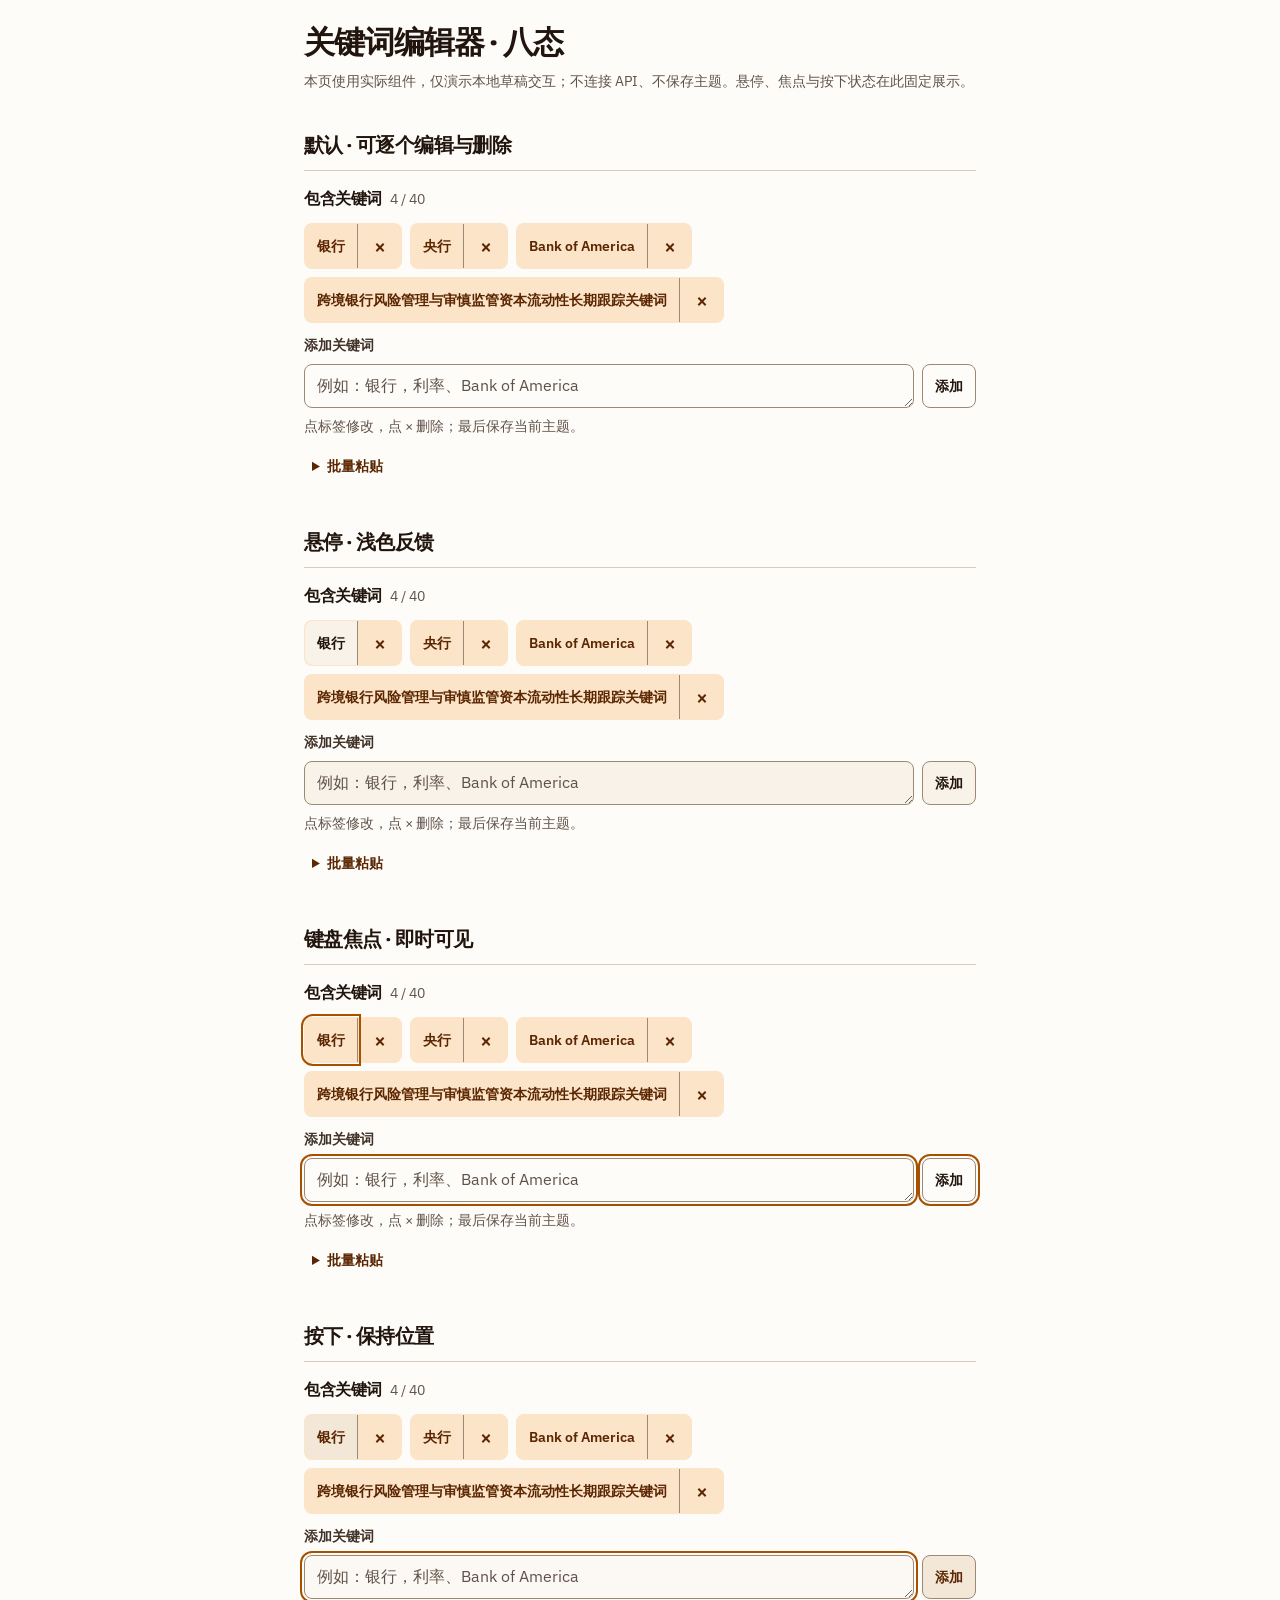
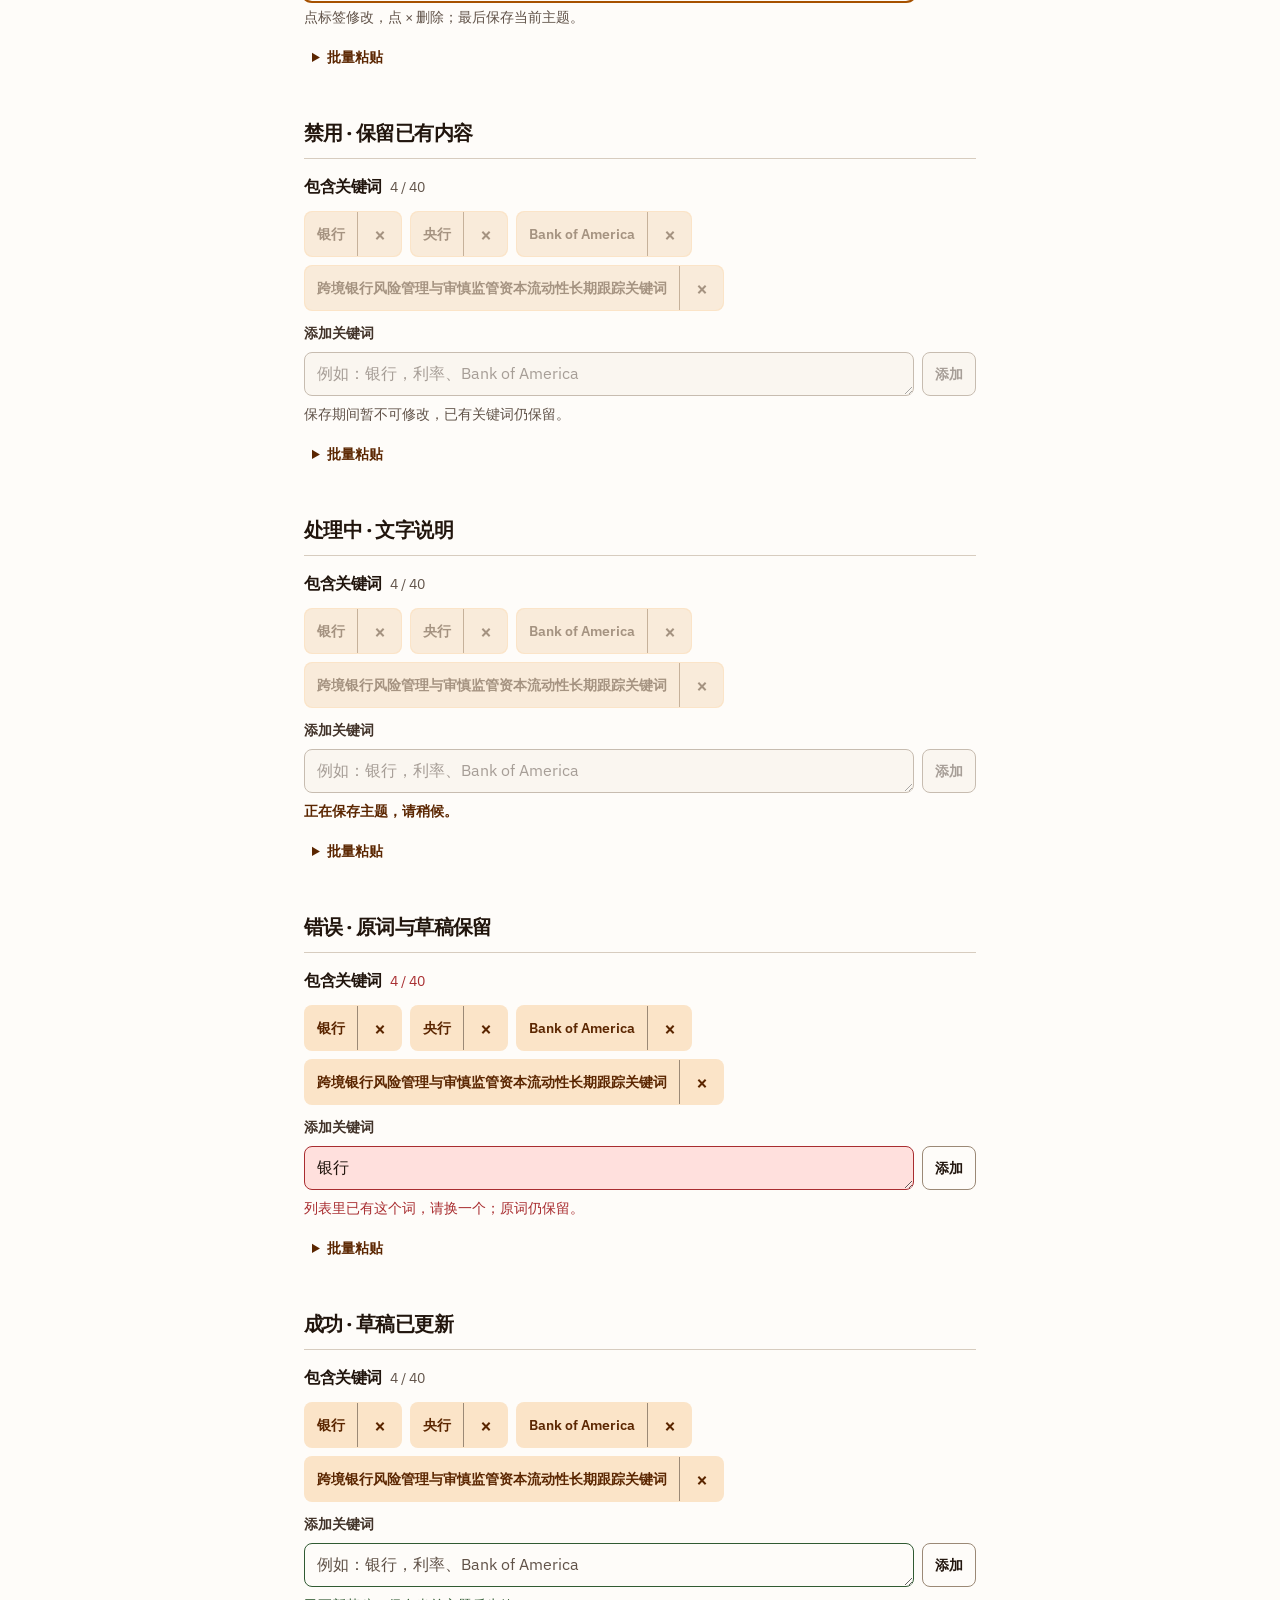
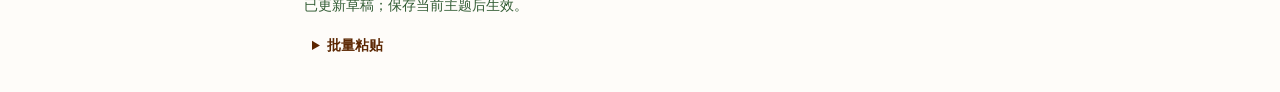
<file: tests/fixtures/keyword-editor.preview.html>
<!doctype html>
<html lang="zh-CN">
<head>
  <meta charset="utf-8">
  <meta name="viewport" content="width=device-width, initial-scale=1">
  <title>关键词编辑器 · 八态本地预览</title>
  <link rel="stylesheet" href="../../src/cookies_news_cockpit/static/tokens.css">
  <link rel="stylesheet" href="../../src/cookies_news_cockpit/static/app.css">
  <link rel="stylesheet" href="../../src/cookies_news_cockpit/static/keyword-editor.css">
  <style>
    /* Hallmark · pre-emit critique: P5 H4 E4 S5 R5 V4
     * component: keyword editor state preview · genre: playful · theme: cookie-white
     * Real component, local draft data only. No persistence or API connection.
     */
    html, body { overflow-x: clip; }
    body { padding: var(--space-lg) var(--space-md); }
    .preview { width: 100%; max-width: 42rem; margin-inline: auto; display: grid; gap: var(--space-xl); }
    .preview__intro { display: grid; gap: var(--space-xs); }
    .preview__intro h1 { font-size: var(--text-xl); line-height: 1.2; }
    .preview__intro p { color: var(--color-muted); font-size: var(--text-sm); }
    .preview__state { min-width: 0; display: grid; gap: var(--space-sm); }
    .preview__state h2 { font-size: var(--text-md); line-height: 1.3; }
  </style>
  <script src="../../src/cookies_news_cockpit/static/keyword-editor.js" defer></script>
  <script defer>
    document.addEventListener("DOMContentLoaded", () => {
      const samples = [
        ["default", "默认 · 可逐个编辑与删除"],
        ["hover", "悬停 · 浅色反馈"],
        ["focus", "键盘焦点 · 即时可见"],
        ["active", "按下 · 保持位置"],
        ["disabled", "禁用 · 保留已有内容"],
        ["loading", "处理中 · 文字说明"],
        ["error", "错误 · 原词与草稿保留"],
        ["success", "成功 · 草稿已更新"]
      ];
      window.previewEditors = {};
      for (const [state, title] of samples) {
        const prefix = `preview-${state}`;
        const wrapper = document.createElement("section");
        wrapper.className = "preview__state";
        wrapper.id = `${state}-sample`;
        const heading = document.createElement("h2");
        heading.textContent = title;
        wrapper.append(heading);
        const root = document.createElement("section");
        root.className = "keyword-editor";
        root.id = `${prefix}-editor`;
        root.setAttribute("aria-labelledby", `${prefix}-label`);
        root.innerHTML = `<h3 class="keyword-editor__heading" id="${prefix}-label">包含关键词 <span class="field-count" id="${prefix}-count">0 / 40</span></h3><textarea id="${prefix}-canonical" hidden></textarea><div class="keyword-editor__list" id="${prefix}-chips"></div>`;
        wrapper.append(root);
        document.getElementById("samples").append(wrapper);
        const editor = new window.CockpitKeywordEditor({prefix, canonicalId: `${prefix}-canonical`, label: "关键词"});
        window.previewEditors[state] = editor;
        editor.setValues(["银行", "央行", "Bank of America", "跨境银行风险管理与审慎监管资本流动性长期跟踪关键词"]);
        if (["hover", "focus", "active"].includes(state)) {
          root.querySelector(".keyword-token__edit").classList.add(`is-${state}`);
          editor.entry.classList.add(`is-${state}`);
          editor.add.classList.add(`is-${state}`);
        }
        if (state === "disabled" || state === "loading") {
          for (const control of root.querySelectorAll("button, textarea")) {
            control.disabled = true;
            control.setAttribute("aria-disabled", "true");
          }
          editor.feedback(state === "loading" ? "正在保存主题，请稍候。" : "保存期间暂不可修改，已有关键词仍保留。", state === "loading" ? "loading" : "default");
        } else if (state === "error") {
          editor.entry.value = "银行";
          editor.feedback("列表里已有这个词，请换一个；原词仍保留。", "error");
        } else if (state === "success") {
          editor.feedback("已更新草稿；保存当前主题后生效。", "success");
          window.clearTimeout(editor.timer);
        }
      }
      document.activeElement?.blur();
      window.scrollTo(0, 0);
      window.previewReady = true;
    });
  </script>
</head>
<body>
  <main class="preview" id="samples">
    <header class="preview__intro">
      <h1>关键词编辑器 · 八态</h1>
      <p>本页使用实际组件，仅演示本地草稿交互；不连接 API、不保存主题。悬停、焦点与按下状态在此固定展示。</p>
    </header>
  </main>
</body>
</html>
</file>
<file: src/cookies_news_cockpit/static/tokens.css>
/* Hallmark · pre-emit critique: P5 H5 E5 S5 R5 V5 · genre: playful · macrostructure: Workbench · theme: custom cookie-white · nav: N13 · footer: Ft2 · enrichment: Tier A */

@font-face {
  font-family: "Bricolage Grotesque";
  src: url("./fonts/bricolage-grotesque-700.ttf") format("truetype");
  font-display: swap;
  font-style: normal;
  font-weight: 700;
}

@font-face {
  font-family: "IBM Plex Sans";
  src: url("./fonts/ibm-plex-sans-400.ttf") format("truetype");
  font-display: swap;
  font-style: normal;
  font-weight: 400;
}

@font-face {
  font-family: "IBM Plex Sans";
  src: url("./fonts/ibm-plex-sans-600.ttf") format("truetype");
  font-display: swap;
  font-style: normal;
  font-weight: 600;
}

:root {
  color-scheme: light;

  --color-paper: oklch(99.2% 0.004 78);
  --color-paper-raised: oklch(98.2% 0.007 78);
  --color-paper-soft: oklch(96.3% 0.014 78);
  --color-paper-pressed: oklch(93.5% 0.024 78);
  --color-ink: oklch(21% 0.025 53);
  --color-ink-soft: oklch(33% 0.028 53);
  --color-muted: oklch(45% 0.025 60);
  --color-faint: oklch(56% 0.022 66);
  --color-rule: oklch(85% 0.022 72);
  --color-rule-strong: oklch(64% 0.035 68);
  --color-accent: oklch(43% 0.105 54);
  --color-accent-deep: oklch(34% 0.09 49);
  --color-accent-soft: oklch(93% 0.045 73);
  --color-accent-ink: oklch(98% 0.006 78);
  --color-focus: oklch(53% 0.14 56);
  --color-butter: oklch(89% 0.14 93);
  --color-butter-soft: oklch(96% 0.064 93);
  --color-berry: oklch(49% 0.16 24);
  --color-berry-soft: oklch(94% 0.045 24);
  --color-error: var(--color-berry);
  --color-error-soft: var(--color-berry-soft);
  --color-leaf: oklch(43% 0.08 145);
  --color-leaf-soft: oklch(94% 0.035 145);
  --color-success: var(--color-leaf);
  --color-success-soft: var(--color-leaf-soft);
  --color-cookie-shadow: oklch(25% 0.035 55);
  --color-overlay: oklch(18% 0.024 53 / 0.34);
  --color-transparent: transparent;

  --font-display: "Bricolage Grotesque", "Avenir Next", "PingFang SC", sans-serif;
  --font-body: "IBM Plex Sans", "PingFang SC", "Hiragino Sans GB", sans-serif;

  --text-xs: 0.75rem;
  --text-sm: 0.875rem;
  --text-base: 1rem;
  --text-md: 1.25rem;
  --text-lg: 1.5625rem;
  --text-xl: 1.953rem;
  --text-display: clamp(2.35rem, 4.6vw, 4.9rem);

  --space-3xs: 0.125rem;
  --space-2xs: 0.25rem;
  --space-xs: 0.5rem;
  --space-sm: 0.75rem;
  --space-md: 1rem;
  --space-lg: 1.5rem;
  --space-xl: 2.5rem;
  --space-2xl: 4rem;
  --space-3xl: 6rem;
  --space-4xl: 9rem;

  --radius-xs: 0.25rem;
  --radius-sm: 0.5rem;
  --radius-md: 0.75rem;
  --radius-lg: 1rem;
  --radius-round: 999rem;

  --rule-hairline: 0.0625rem;
  --rule-medium: 0.125rem;
  --focus-offset: 0.0625rem;
  --control-min: 2.75rem;
  --banner-height: 4.5rem;
  --page-max: 92rem;
  --copy-max: 65ch;

  --dur-instant: 0ms;
  --dur-fast: 120ms;
  --dur-base: 200ms;
  --dur-slow: 320ms;
  --ease-out: cubic-bezier(0.16, 1, 0.3, 1);
  --ease-in: cubic-bezier(0.7, 0, 0.84, 0);
  --ease-in-out: cubic-bezier(0.65, 0, 0.35, 1);

  --shadow-whisper: 0 0.5rem 1.5rem -0.75rem color-mix(in oklch, var(--color-cookie-shadow) 18%, transparent);
  --shadow-modal: 0 1.5rem 4rem -1.5rem color-mix(in oklch, var(--color-cookie-shadow) 34%, transparent);

  --z-base: 1;
  --z-raised: 10;
  --z-dropdown: 100;
  --z-sticky: 200;
  --z-sticky-nav: 300;
  --z-modal: 400;
  --z-toast: 500;
  --z-tooltip: 600;
}

@media (prefers-reduced-motion: reduce) {
  :root {
    --dur-fast: 1ms;
    --dur-base: 1ms;
    --dur-slow: 1ms;
  }
}
</file>
<file: src/cookies_news_cockpit/static/app.css>
/* Hallmark · pre-emit critique: P5 H5 E5 S5 R5 V4 · genre: playful · tone: light/warm/precise · palette anchor: cocoa 54deg · macrostructure: Workbench
 * structural fingerprint: N13 nav / Workbench / Ft2 footer / Tier A cookie field
 * variation knobs: tiered report ledger / three-stage expandable funnel / portable-import disclosure
 * contrast: pass (40–41) · honest: pass (46) · chrome: pass (47)
 * tokens: pass (48) · icons: pass (30)
 * responsive: pass (34, 49–57) · nav: N13 · footer: Ft2 · slop: pass (42–45, 58/58)
 */
@import url("./tokens.css");

/* Hallmark · audience: personal nontechnical user · use: one-click news check · tone: light and playful
 * custom theme: warm near-white paper · cocoa accent · Bricolage Grotesque + IBM Plex Sans
 * axes: light / display-heavy / warm · motion: modal-enter · run-spin · toast-enter
 */

*,
*::before,
*::after {
  box-sizing: border-box;
}

html,
body {
  min-width: 20rem;
  overflow-x: clip;
}

html {
  scroll-behavior: smooth;
  scroll-padding-top: calc(var(--banner-height) + var(--space-md));
  background: var(--color-paper);
}

body {
  margin: 0;
  padding-bottom: 8.75rem;
  background: var(--color-paper);
  color: var(--color-ink);
  font-family: var(--font-body);
  font-size: var(--text-base);
  font-weight: 400;
  line-height: 1.6;
  text-rendering: optimizeLegibility;
  -webkit-font-smoothing: antialiased;
}

button,
input,
textarea,
select {
  font: inherit;
}

button,
a,
input,
textarea,
select {
  -webkit-tap-highlight-color: var(--color-transparent);
}

button,
a {
  touch-action: manipulation;
}

button {
  color: var(--color-ink);
}

a {
  color: var(--color-accent-deep);
  text-decoration-thickness: var(--rule-hairline);
  text-underline-offset: var(--space-2xs);
}

button,
a,
input,
textarea,
select,
summary {
  outline: var(--rule-medium) solid var(--color-transparent);
  outline-offset: var(--focus-offset);
}

button:focus-visible,
a:focus-visible,
input:focus-visible,
textarea:focus-visible,
select:focus-visible,
summary:focus-visible {
  outline: var(--rule-medium) solid var(--color-focus);
  outline-offset: var(--focus-offset);
}

h1,
h2,
h3,
p,
dl,
dd,
figure {
  margin: 0;
}

h1,
h2,
h3 {
  min-width: 0;
  overflow-wrap: anywhere;
  color: var(--color-ink);
  font-family: var(--font-display);
  font-style: normal;
  font-weight: 700;
  letter-spacing: -0.03em;
}

h1 {
  font-size: var(--text-display);
  line-height: 1.02;
}

h2 {
  font-size: var(--text-xl);
  line-height: 1.12;
}

h3 {
  font-size: var(--text-md);
  line-height: 1.25;
}

small {
  display: block;
  color: var(--color-muted);
  font-size: var(--text-sm);
  line-height: 1.45;
}

svg {
  display: block;
}

.icon {
  width: 1.125rem;
  height: 1.125rem;
  flex: 0 0 auto;
  fill: none;
  stroke: currentColor;
  stroke-linecap: round;
  stroke-linejoin: round;
  stroke-width: 1.8;
}

.sr-only {
  position: absolute;
  width: 0.0625rem;
  height: 0.0625rem;
  padding: 0;
  margin: 0;
  overflow: hidden;
  clip: rect(0, 0, 0, 0);
  clip-path: inset(50%);
  white-space: nowrap;
  border: 0;
}

.skip-link {
  position: fixed;
  top: var(--space-sm);
  left: var(--space-sm);
  z-index: var(--z-tooltip);
  min-height: var(--control-min);
  padding: var(--space-sm) var(--space-md);
  border-radius: var(--radius-sm);
  background: var(--color-accent);
  color: var(--color-accent-ink);
  transform: translateY(-180%);
  transition: transform var(--dur-fast) var(--ease-out);
  white-space: nowrap;
}

.skip-link:focus {
  transform: translateY(0);
}

.page-shell {
  width: min(calc(100% - 1.5rem), var(--page-max));
  margin-inline: auto;
}

.cookie-field {
  position: fixed;
  inset: 0;
  z-index: 0;
  overflow: hidden;
  pointer-events: none;
  user-select: none;
}

.cookie {
  position: absolute;
  display: block;
  opacity: 0.09;
  filter: saturate(0.72);
}

.cookie--1 { top: 7%; left: 2%; font-size: 2.8rem; transform: rotate(-17deg); }
.cookie--2 { top: 14%; right: 4%; font-size: 1.65rem; transform: rotate(21deg); }
.cookie--3 { top: 28%; left: 7%; font-size: 1.2rem; transform: rotate(12deg); }
.cookie--4 { top: 34%; right: 1%; font-size: 3.4rem; transform: rotate(-28deg); }
.cookie--5 { top: 48%; left: 1.5%; font-size: 1.75rem; transform: rotate(29deg); }
.cookie--6 { top: 56%; right: 8%; font-size: 1.15rem; transform: rotate(-9deg); }
.cookie--7 { top: 67%; left: 5%; font-size: 3rem; transform: rotate(19deg); }
.cookie--8 { top: 75%; right: 2%; font-size: 2rem; transform: rotate(-23deg); }
.cookie--9 { top: 87%; left: 1%; font-size: 1.3rem; transform: rotate(31deg); }
.cookie--10 { top: 92%; right: 11%; font-size: 3.2rem; transform: rotate(8deg); }
.cookie--11 { top: 41%; left: 42%; font-size: 1rem; transform: rotate(-31deg); opacity: 0.045; }
.cookie--12 { top: 82%; left: 49%; font-size: 1.15rem; transform: rotate(26deg); opacity: 0.045; }

.offline-banner {
  position: relative;
  z-index: var(--z-raised);
  min-height: var(--control-min);
  padding: var(--space-sm) var(--space-md);
  display: flex;
  align-items: center;
  justify-content: center;
  gap: var(--space-sm);
  border-bottom: var(--rule-hairline) solid var(--color-error);
  background: var(--color-error-soft);
  color: var(--color-ink);
  font-size: var(--text-sm);
}

.topbar {
  position: sticky;
  top: 0;
  z-index: var(--z-sticky-nav);
  border-bottom: var(--rule-hairline) solid var(--color-rule);
  background: color-mix(in oklch, var(--color-paper) 94%, transparent);
  backdrop-filter: blur(1rem);
}

.topbar__inner {
  width: min(calc(100% - 1.5rem), var(--page-max));
  min-height: var(--banner-height);
  margin-inline: auto;
  display: flex;
  align-items: center;
  gap: var(--space-md);
}

.brand {
  min-height: var(--control-min);
  display: inline-flex;
  align-items: center;
  gap: var(--space-sm);
  color: var(--color-ink);
  text-decoration: none;
  white-space: nowrap;
}

.brand__mark {
  font-size: var(--text-lg);
  line-height: 1;
  transform: rotate(-8deg);
}

.brand__text {
  display: none;
  font-family: var(--font-display);
  font-size: var(--text-md);
  font-weight: 700;
  letter-spacing: -0.035em;
}

.search-pill {
  min-width: var(--control-min);
  width: var(--control-min);
  min-height: var(--control-min);
  margin-left: auto;
  padding: 0;
  display: flex;
  align-items: center;
  justify-content: center;
  gap: var(--space-sm);
  border: var(--rule-hairline) solid var(--color-rule);
  border-radius: var(--radius-round);
  background: var(--color-paper-soft);
  color: var(--color-muted);
  cursor: pointer;
  transition: transform var(--dur-fast) var(--ease-out), opacity var(--dur-fast) var(--ease-out);
  white-space: nowrap;
}

.search-pill:active:not(:disabled) {
  transform: translateY(0.0625rem);
}

.search-pill__text {
  display: none;
  overflow: hidden;
  text-overflow: ellipsis;
}

.search-pill__keys,
.command-foot span {
  display: inline-flex;
  align-items: center;
  gap: var(--space-2xs);
}

.search-pill__keys {
  display: none;
}

kbd {
  min-width: 1.35rem;
  min-height: 1.35rem;
  padding-inline: var(--space-2xs);
  display: inline-grid;
  place-items: center;
  border: var(--rule-hairline) solid var(--color-rule);
  border-radius: var(--radius-xs);
  background: var(--color-paper-raised);
  color: var(--color-muted);
  font-family: var(--font-body);
  font-size: var(--text-xs);
  line-height: 1;
}

.topnav {
  display: none;
  align-items: center;
  gap: var(--space-xs);
}

.topnav a {
  min-height: var(--control-min);
  padding-inline: var(--space-sm);
  display: inline-flex;
  align-items: center;
  color: var(--color-ink-soft);
  font-size: var(--text-sm);
  font-weight: 600;
  text-decoration: none;
  white-space: nowrap;
}

.icon-button,
.footer-button,
.text-button,
.button,
.segment,
.rail-all,
.topic-rail-button,
.row-action,
.favorite-button,
.command-item {
  border: 0;
  cursor: pointer;
}

.icon-button {
  width: var(--control-min);
  height: var(--control-min);
  padding: 0;
  display: inline-grid;
  place-items: center;
  flex: 0 0 auto;
  border-radius: var(--radius-round);
  background: var(--color-transparent);
  color: var(--color-ink-soft);
  transition: transform var(--dur-fast) var(--ease-out), opacity var(--dur-fast) var(--ease-out);
}

.icon-button:active:not(:disabled) {
  transform: translateY(0.0625rem);
}

.icon-button--small {
  width: var(--control-min);
  height: var(--control-min);
}

main,
.footer,
.action-dock {
  position: relative;
  z-index: var(--z-base);
}

main {
  opacity: 1;
}

.intro {
  padding-block: var(--space-lg) var(--space-xl);
  display: grid;
  grid-template-columns: minmax(0, 1fr);
  align-items: start;
  gap: var(--space-xl);
}

.intro__copy {
  display: grid;
  gap: var(--space-md);
}

.intro__note {
  width: fit-content;
  min-height: var(--control-min);
  padding-inline: var(--space-md);
  display: inline-flex;
  align-items: center;
  gap: var(--space-sm);
  border: var(--rule-hairline) solid var(--color-rule);
  border-radius: var(--radius-round);
  background: var(--color-paper-raised);
  color: var(--color-muted);
  font-size: var(--text-sm);
}

.intro__lead {
  max-width: var(--copy-max);
  color: var(--color-muted);
  font-size: var(--text-base);
  line-height: 1.55;
}

.status-dot {
  width: 0.55rem;
  height: 0.55rem;
  flex: 0 0 auto;
  border-radius: var(--radius-round);
  background: var(--color-butter);
  box-shadow: 0 0 0 var(--space-2xs) var(--color-butter-soft);
}

.status-dot--success,
body[data-connection="online"] #service-dot,
body[data-connection="online"] #dock-dot {
  background: var(--color-success);
  box-shadow: 0 0 0 var(--space-2xs) var(--color-success-soft);
}

.status-dot--error,
body[data-connection="offline"] #service-dot,
body[data-connection="offline"] #dock-dot {
  background: var(--color-error);
  box-shadow: 0 0 0 var(--space-2xs) var(--color-error-soft);
}

.status-dot--running,
body[data-run-state="running"] #dock-dot {
  background: var(--color-accent);
  box-shadow: 0 0 0 var(--space-2xs) var(--color-accent-soft);
}

.pulse-strip {
  display: grid;
  grid-template-columns: minmax(0, 1fr);
  border-top: var(--rule-medium) solid var(--color-ink);
}

.pulse-strip div {
  min-width: 0;
  padding: var(--space-md) var(--space-sm) var(--space-lg) 0;
  border-bottom: var(--rule-hairline) solid var(--color-rule);
}

.pulse-strip div:nth-child(odd) {
  border-right: 0;
}

.pulse-strip div:nth-child(even) {
  padding-left: 0;
}

.pulse-strip dt,
.run-spec dt {
  color: var(--color-muted);
  font-size: var(--text-sm);
}

.pulse-strip dd {
  margin-top: var(--space-xs);
  overflow: hidden;
  color: var(--color-ink);
  font-family: var(--font-display);
  font-size: var(--text-md);
  font-weight: 700;
  font-variant-numeric: tabular-nums;
  text-overflow: ellipsis;
  white-space: nowrap;
}

.workbench {
  display: grid;
  grid-template-columns: minmax(0, 1fr);
  align-items: start;
  border-block: var(--rule-hairline) solid var(--color-rule);
  background: var(--color-paper-raised);
  box-shadow: var(--shadow-whisper);
}

.topic-rail,
.report-pane,
.run-lane {
  min-width: 0;
}

.topic-rail {
  padding: var(--space-md);
  align-self: stretch;
  border-right: 0;
  border-bottom: var(--rule-hairline) solid var(--color-rule);
  background: var(--color-paper-soft);
}

.rail-heading,
.run-lane__header,
.section-heading--row,
.modal__head,
.run-progress__copy,
.ai-band,
.ai-band__copy,
.ai-band__status,
.action-dock,
.modal__actions,
.modal__action-pair,
.key-status,
.notice {
  display: flex;
  align-items: center;
}

.rail-heading,
.run-lane__header,
.section-heading--row,
.modal__head,
.modal__actions {
  justify-content: space-between;
}

.rail-heading h2,
.run-lane__header h2 {
  font-size: var(--text-md);
}

.rail-heading p {
  color: var(--color-muted);
  font-size: var(--text-sm);
  font-variant-numeric: tabular-nums;
}

.rail-list {
  margin-top: var(--space-lg);
  display: flex;
  gap: var(--space-xs);
  overflow-x: auto;
  scrollbar-width: thin;
}

.topic-rail-button,
.rail-all {
  width: auto;
  min-height: var(--control-min);
  padding: var(--space-sm);
  border-radius: var(--radius-sm);
  background: var(--color-transparent);
  color: var(--color-muted);
  font-size: var(--text-sm);
  text-align: left;
  white-space: nowrap;
  overflow: hidden;
  text-overflow: ellipsis;
  transition: transform var(--dur-fast) var(--ease-out), opacity var(--dur-fast) var(--ease-out);
}

.topic-rail-button {
  display: flex;
  align-items: center;
  gap: var(--space-sm);
  max-width: 14rem;
  flex: 0 0 auto;
  border: var(--rule-hairline) solid var(--color-rule);
  background: var(--color-paper);
}

.topic-rail-button::before {
  content: "";
  width: var(--space-xs);
  height: var(--space-xs);
  flex: 0 0 auto;
  border: var(--rule-hairline) solid var(--color-rule-strong);
  border-radius: var(--radius-round);
  background: var(--color-paper);
}

.topic-rail-button.is-active,
.rail-all.is-active {
  background: var(--color-paper-raised);
  color: var(--color-ink);
}

.topic-rail-button.is-active::before {
  border-color: var(--color-accent);
  background: var(--color-accent);
}

.topic-rail-button:active,
.rail-all:active {
  transform: translateY(0.0625rem);
}

.rail-all {
  margin-top: var(--space-md);
  padding-inline: var(--space-md);
  text-align: center;
}

.report-pane {
  min-height: 34rem;
  padding: var(--space-md);
  border-right: 0;
}

.section-heading {
  min-width: 0;
  display: grid;
  gap: var(--space-xs);
}

.section-heading--row {
  align-items: flex-start;
  flex-direction: column;
  gap: var(--space-lg);
}

.section-heading p,
.modal__head p,
.latest-summary,
.ai-band p,
.history > .section-heading p {
  max-width: var(--copy-max);
  color: var(--color-muted);
}

.report-context {
  margin-top: var(--space-md);
  padding: var(--space-sm) var(--space-md);
  display: grid;
  gap: var(--space-3xs);
  border-left: var(--rule-medium) solid var(--color-butter);
  background: var(--color-butter-soft);
}

.report-context span {
  color: var(--color-muted);
  font-size: var(--text-sm);
  font-variant-numeric: tabular-nums;
}

.segmented {
  min-height: var(--control-min);
  padding: var(--space-2xs);
  display: inline-flex;
  flex: 0 0 auto;
  border: var(--rule-hairline) solid var(--color-rule);
  border-radius: var(--radius-round);
  background: var(--color-paper-soft);
}

.segment {
  min-height: var(--control-min);
  padding-inline: var(--space-md);
  border-radius: var(--radius-round);
  background: var(--color-transparent);
  color: var(--color-muted);
  font-size: var(--text-sm);
  font-weight: 600;
  white-space: nowrap;
}

.segment.is-active {
  background: var(--color-paper);
  color: var(--color-ink);
}

.segment:active {
  transform: translateY(0.0625rem);
}

.run-progress {
  margin-top: var(--space-lg);
  padding: var(--space-md);
  border-left: var(--rule-medium) solid var(--color-accent);
  background: var(--color-accent-soft);
}

.run-progress__copy {
  gap: var(--space-sm);
}

.run-progress__copy div {
  min-width: 0;
  display: grid;
  gap: var(--space-3xs);
}

.run-progress__copy span:not(.spinner) {
  color: var(--color-muted);
  font-size: var(--text-sm);
}

.spinner {
  width: 1.1rem;
  height: 1.1rem;
  flex: 0 0 auto;
  border: var(--rule-medium) solid var(--color-rule-strong);
  border-top-color: var(--color-accent);
  border-radius: var(--radius-round);
  animation: run-spin 760ms linear infinite;
}

.run-progress:not([data-state="running"]) .spinner {
  display: none;
}

@keyframes run-spin {
  to { transform: rotate(1turn); }
}

.progress-track {
  height: var(--space-2xs);
  margin-top: var(--space-md);
  overflow: hidden;
  border-radius: var(--radius-round);
  background: var(--color-paper-pressed);
}

.progress-track span {
  display: block;
  width: 100%;
  height: 100%;
  border-radius: var(--radius-round);
  background: var(--color-accent);
  transform-origin: left;
  transition: transform var(--dur-base) var(--ease-out);
}

.progress-track[data-progress="0"] span { transform: scaleX(0); }
.progress-track[data-progress="10"] span { transform: scaleX(0.1); }
.progress-track[data-progress="20"] span { transform: scaleX(0.2); }
.progress-track[data-progress="30"] span { transform: scaleX(0.3); }
.progress-track[data-progress="40"] span { transform: scaleX(0.4); }
.progress-track[data-progress="50"] span { transform: scaleX(0.5); }
.progress-track[data-progress="60"] span { transform: scaleX(0.6); }
.progress-track[data-progress="70"] span { transform: scaleX(0.7); }
.progress-track[data-progress="80"] span { transform: scaleX(0.8); }
.progress-track[data-progress="90"] span { transform: scaleX(0.9); }
.progress-track[data-progress="100"] span { transform: scaleX(1); }

.run-cancel {
  margin-left: auto;
  flex: 0 0 auto;
}

.run-funnel {
  margin-top: var(--space-md);
  display: grid;
  grid-template-columns: minmax(0, 1fr);
  gap: var(--space-md);
}

.funnel-group {
  min-width: 0;
}

.funnel-group h3 {
  padding-bottom: var(--space-xs);
  border-bottom: var(--rule-medium) solid var(--color-rule-strong);
  color: var(--color-accent-deep);
  font-size: var(--text-sm);
  letter-spacing: 0;
}

.funnel-group dl {
  display: grid;
  grid-template-columns: repeat(2, minmax(0, 1fr));
  gap: var(--space-xs);
}

.funnel-group dl > div {
  min-width: 0;
  padding: var(--space-xs);
  border-top: var(--rule-hairline) solid var(--color-rule);
}

.funnel-group dt {
  color: var(--color-muted);
  font-size: var(--text-xs);
}

.funnel-group dd {
  color: var(--color-ink);
  font-weight: 600;
  font-variant-numeric: tabular-nums;
}

.funnel-breakdown {
  margin-top: var(--space-md);
  display: grid;
  gap: var(--space-md);
}

.funnel-breakdown__group {
  display: grid;
  gap: var(--space-xs);
}

.funnel-detail {
  border-top: var(--rule-hairline) solid var(--color-rule-strong);
}

.funnel-detail summary {
  min-height: var(--control-min);
  padding-block: var(--space-xs);
  display: grid;
  grid-template-columns: minmax(0, 1fr) auto;
  align-items: center;
  gap: var(--space-sm);
  cursor: pointer;
}

.funnel-detail summary small {
  text-align: right;
}

.funnel-detail__metrics {
  padding-bottom: var(--space-sm);
  display: grid;
  grid-template-columns: repeat(2, minmax(0, 1fr));
  gap: var(--space-xs);
}

.funnel-detail__metrics div {
  padding: var(--space-xs);
  background: var(--color-paper-soft);
}

.funnel-detail__metrics dt,
.funnel-reasons,
.funnel-reasons__title {
  color: var(--color-muted);
  font-size: var(--text-xs);
}

.funnel-detail__metrics dd {
  font-weight: 600;
  font-variant-numeric: tabular-nums;
}

.funnel-reasons__title {
  font-weight: 600;
}

.funnel-reasons {
  margin: var(--space-2xs) 0 var(--space-sm);
  padding-left: var(--space-lg);
}

.source-errors {
  margin-top: var(--space-md);
  padding: var(--space-md);
  border-left: var(--rule-medium) solid var(--color-error);
  background: var(--color-error-soft);
  color: var(--color-error);
  font-size: var(--text-sm);
}

.source-errors ul,
.import-preview ul {
  margin: var(--space-xs) 0 0;
  padding-left: var(--space-lg);
}

.story-list,
.history-list {
  margin-top: var(--space-lg);
  display: grid;
}

.report-tier + .report-tier {
  margin-top: var(--space-xl);
}

.report-tier__heading {
  padding-bottom: var(--space-sm);
  display: flex;
  align-items: end;
  justify-content: space-between;
  gap: var(--space-md);
  border-bottom: var(--rule-medium) solid var(--color-rule-strong);
}

.report-tier__heading > div {
  min-width: 0;
  display: grid;
  gap: var(--space-3xs);
}

.report-tier__heading p {
  color: var(--color-muted);
  font-size: var(--text-sm);
}

.report-tier__count {
  flex: 0 0 auto;
  color: var(--color-muted);
  font-size: var(--text-sm);
  font-variant-numeric: tabular-nums;
}

.report-tier[data-tier="supplement"] .report-tier__heading {
  border-bottom-color: var(--color-butter);
}

.history-more {
  min-width: 9rem;
  margin: var(--space-lg) auto 0;
}

.story-row,
.history-row {
  min-width: 0;
  padding-block: var(--space-lg);
  display: grid;
  grid-template-columns: minmax(0, 1fr) auto;
  gap: var(--space-md);
  border-top: var(--rule-hairline) solid var(--color-rule);
}

.story-row:first-child,
.history-row:first-child {
  border-top-color: var(--color-rule-strong);
}

.story-row__body,
.history-row__body {
  min-width: 0;
  display: grid;
  gap: var(--space-xs);
}

.story-row__meta,
.history-row__meta {
  display: flex;
  align-items: center;
  flex-wrap: wrap;
  gap: var(--space-xs) var(--space-sm);
  color: var(--color-muted);
  font-size: var(--text-sm);
  font-variant-numeric: tabular-nums;
}

.topic-label,
.type-label,
.score-label,
.mode-label,
.selection-label {
  min-height: 1.75rem;
  padding-inline: var(--space-sm);
  display: inline-flex;
  align-items: center;
  border-radius: var(--radius-round);
  background: var(--color-butter-soft);
  color: var(--color-accent-deep);
  font-size: var(--text-xs);
  font-weight: 600;
  white-space: nowrap;
}

.selection-label[data-tier="core"] {
  background: var(--color-accent);
  color: var(--color-accent-ink);
}

.selection-label[data-tier="supplement"] {
  background: var(--color-butter-soft);
  color: var(--color-accent-deep);
}

.mode-label[data-mode="rules"] {
  background: var(--color-paper-soft);
  color: var(--color-muted);
}

.mode-label[data-mode="ai"] {
  background: var(--color-accent-soft);
  color: var(--color-accent-deep);
}

.story-row h3 a,
.history-row h3 a {
  color: var(--color-ink);
  text-decoration: none;
}

.story-row__excerpt,
.history-row__excerpt {
  max-width: var(--copy-max);
  color: var(--color-muted);
}

.analysis-note {
  max-width: var(--copy-max);
  padding-left: var(--space-md);
  border-left: var(--rule-medium) solid var(--color-butter);
  color: var(--color-ink-soft);
  font-size: var(--text-sm);
}

.match-note {
  max-width: var(--copy-max);
  color: var(--color-muted);
  font-size: var(--text-xs);
}

.favorite-button {
  width: var(--control-min);
  height: var(--control-min);
  padding: 0;
  display: grid;
  place-items: center;
  border-radius: var(--radius-round);
  background: var(--color-transparent);
  color: var(--color-muted);
  transition: transform var(--dur-fast) var(--ease-out), opacity var(--dur-fast) var(--ease-out);
}

.favorite-button[aria-pressed="true"] {
  background: var(--color-butter-soft);
  color: var(--color-accent);
}

.favorite-button:active {
  transform: scale(0.94);
}

.favorite-button[aria-pressed="true"] .icon {
  fill: currentColor;
}

.run-lane {
  padding: var(--space-md);
  position: static;
  display: grid;
  grid-template-columns: minmax(0, 1fr);
  gap: var(--space-lg);
  border-top: var(--rule-hairline) solid var(--color-rule);
}

.state-badge {
  min-height: 1.85rem;
  padding-inline: var(--space-sm);
  display: inline-flex;
  align-items: center;
  border: var(--rule-hairline) solid var(--color-rule);
  border-radius: var(--radius-round);
  background: var(--color-paper-soft);
  color: var(--color-muted);
  font-size: var(--text-xs);
  font-weight: 600;
  white-space: nowrap;
}

.state-badge[data-state="success"] {
  border-color: var(--color-success);
  background: var(--color-success-soft);
  color: var(--color-success);
}

.state-badge[data-state="error"] {
  border-color: var(--color-error);
  background: var(--color-error-soft);
  color: var(--color-error);
}

.state-badge[data-state="running"] {
  border-color: var(--color-accent);
  background: var(--color-accent-soft);
  color: var(--color-accent-deep);
}

.run-spec {
  margin-top: 0;
  display: grid;
}

.run-spec div {
  padding-block: var(--space-sm);
  display: grid;
  grid-template-columns: 1fr auto;
  gap: var(--space-md);
  border-top: var(--rule-hairline) solid var(--color-rule);
}

.run-spec dd {
  color: var(--color-ink-soft);
  font-size: var(--text-sm);
  font-variant-numeric: tabular-nums;
  text-align: right;
}

.run-lane__actions {
  margin-top: 0;
  display: grid;
  gap: var(--space-xs);
}

.export-note {
  color: var(--color-muted);
  font-size: var(--text-xs);
  line-height: 1.45;
}

.button {
  min-height: var(--control-min);
  padding: 0 var(--space-md);
  display: inline-flex;
  align-items: center;
  justify-content: center;
  gap: var(--space-sm);
  border-radius: var(--radius-sm);
  font-weight: 600;
  line-height: 1;
  text-decoration: none;
  transition: transform var(--dur-fast) var(--ease-out), opacity var(--dur-fast) var(--ease-out);
  white-space: nowrap;
}

.button:active:not(:disabled),
.button.is-active {
  transform: translateY(0.0625rem);
}

.button:disabled,
.button[aria-disabled="true"] {
  cursor: not-allowed;
  opacity: 0.48;
  transform: none;
}

.button[data-state="loading"] {
  cursor: progress;
}

.button[data-state="loading"]::before {
  content: "";
  width: 1rem;
  height: 1rem;
  border: var(--rule-medium) solid currentColor;
  border-top-color: var(--color-transparent);
  border-radius: var(--radius-round);
  animation: run-spin 720ms linear infinite;
}

.button[data-state="loading"] > .icon {
  display: none;
}

.button[data-state="error"] {
  border-color: var(--color-error);
  background: var(--color-error-soft);
  color: var(--color-error);
}

.button[data-state="success"] {
  border-color: var(--color-success);
  background: var(--color-success-soft);
  color: var(--color-success);
}

.button--primary {
  border: var(--rule-hairline) solid var(--color-accent);
  background: var(--color-accent);
  color: var(--color-accent-ink);
  box-shadow: var(--shadow-whisper);
}

.button--secondary {
  border: var(--rule-hairline) solid var(--color-rule-strong);
  background: var(--color-paper);
  color: var(--color-ink);
}

.button--quiet {
  border: var(--rule-hairline) solid var(--color-transparent);
  background: var(--color-transparent);
  color: var(--color-muted);
}

.button--danger-quiet {
  border: var(--rule-hairline) solid var(--color-error-soft);
  background: var(--color-error-soft);
  color: var(--color-error);
}

.button--full {
  width: 100%;
}

.management {
  padding-block: var(--space-2xl) var(--space-lg);
}

.management--sources {
  padding-top: var(--space-xl);
}

.data-sheet {
  margin-top: var(--space-xl);
  border-top: var(--rule-medium) solid var(--color-ink);
}

.data-sheet__head,
.data-row {
  min-width: 0;
  display: grid;
  align-items: center;
  gap: var(--space-md);
}

.data-sheet__head {
  display: none;
  min-height: var(--control-min);
  color: var(--color-muted);
  font-size: var(--text-sm);
}

.topic-grid {
  grid-template-columns: minmax(0, 1fr);
}

.source-grid {
  grid-template-columns: minmax(0, 1fr);
}

.data-row {
  min-height: 5rem;
  padding-block: var(--space-md);
  border-top: var(--rule-hairline) solid var(--color-rule);
}

.data-row__title {
  min-width: 0;
  display: flex;
  align-items: center;
  gap: var(--space-sm);
  font-weight: 600;
}

.data-row__title > span:last-child,
.data-row__url,
.data-row__keywords {
  overflow: hidden;
  text-overflow: ellipsis;
}

.data-row__url,
.data-row__keywords {
  min-width: 0;
  color: var(--color-muted);
  font-size: var(--text-sm);
  white-space: nowrap;
}

.data-row__url a {
  color: var(--color-muted);
  text-decoration: none;
}

.data-row__title > span:last-child {
  display: grid;
  gap: var(--space-3xs);
}

.data-row__url {
  display: grid;
  gap: var(--space-2xs);
}

.source-filters { display: flex; flex-wrap: wrap; gap: var(--space-md); margin-block: var(--space-md); }
.source-filters .field { flex: 1 1 240px; min-width: 0; margin: 0; }

.source-home-link {
  width: fit-content;
  font-size: var(--text-xs);
}

.source-health {
  min-width: 0;
  display: grid;
  justify-items: start;
  gap: var(--space-2xs);
}

.source-error {
  max-width: 22rem;
  color: var(--color-error);
  overflow-wrap: anywhere;
  white-space: normal;
}

.row-actions {
  display: flex;
  align-items: center;
  justify-content: flex-start;
  flex-wrap: wrap;
  gap: var(--space-2xs);
}

.row-action {
  min-height: var(--control-min);
  padding-inline: var(--space-sm);
  display: inline-flex;
  align-items: center;
  justify-content: center;
  gap: var(--space-xs);
  border-radius: var(--radius-sm);
  background: var(--color-transparent);
  color: var(--color-muted);
  font-size: var(--text-sm);
  white-space: nowrap;
  transition: transform var(--dur-fast) var(--ease-out), opacity var(--dur-fast) var(--ease-out);
}

.row-action:active {
  transform: translateY(0.0625rem);
}

.mini-toggle {
  position: relative;
  width: var(--control-min);
  min-width: var(--control-min);
  height: var(--control-min);
  padding: 0;
  border: 0;
  border-radius: var(--radius-round);
  background: var(--color-transparent);
  cursor: pointer;
  transition: transform var(--dur-fast) var(--ease-out), opacity var(--dur-fast) var(--ease-out);
}

.mini-toggle::before {
  content: "";
  position: absolute;
  top: 50%;
  left: var(--rule-hairline);
  width: 2.6rem;
  height: 1.5rem;
  border: var(--rule-hairline) solid var(--color-rule-strong);
  border-radius: var(--radius-round);
  background: var(--color-paper-pressed);
  transform: translateY(-50%);
}

.mini-toggle::after {
  content: "";
  position: absolute;
  top: 50%;
  left: 0.2rem;
  width: 0.95rem;
  height: 0.95rem;
  border-radius: var(--radius-round);
  background: var(--color-muted);
  transform: translate(0, -50%);
  transition: transform var(--dur-fast) var(--ease-out);
}

.mini-toggle[aria-pressed="true"] {
  background: var(--color-transparent);
}

.mini-toggle[aria-pressed="true"]::before {
  border-color: var(--color-accent);
  background: var(--color-accent-soft);
}

.mini-toggle[aria-pressed="true"]::after {
  background: var(--color-accent);
  transform: translate(1.05rem, -50%);
}

.ai-band {
  margin-block: var(--space-xl) var(--space-2xl);
  padding: var(--space-md);
  align-items: flex-start;
  flex-direction: column;
  justify-content: space-between;
  gap: var(--space-xl);
  border-block: var(--rule-hairline) solid var(--color-rule-strong);
  background: var(--color-paper-soft);
}

.ai-band__copy {
  min-width: 0;
  align-items: flex-start;
  flex-direction: column;
  gap: var(--space-lg);
}

.line-symbol {
  width: 3.25rem;
  height: 3.25rem;
  display: grid;
  place-items: center;
  flex: 0 0 auto;
  border: var(--rule-medium) solid var(--color-accent);
  border-radius: var(--radius-round);
  color: var(--color-accent);
}

.ai-band__status {
  width: 100%;
  align-items: flex-start;
  flex-direction: column;
  flex: 0 0 auto;
  gap: var(--space-sm);
}

.history {
  padding-bottom: var(--space-2xl);
}

.history-filter {
  margin-top: var(--space-lg);
  display: grid;
  grid-template-columns: minmax(0, 1fr);
  gap: var(--space-sm);
  align-items: center;
}

.search-field,
.input-action {
  position: relative;
  display: flex;
  align-items: center;
}

.search-field > .icon {
  position: absolute;
  left: var(--space-md);
  color: var(--color-muted);
  pointer-events: none;
}

.search-field input {
  padding-left: 3rem;
}

input,
textarea,
select {
  width: 100%;
  min-height: var(--control-min);
  padding: var(--space-sm) var(--space-md);
  border: var(--rule-hairline) solid var(--color-rule-strong);
  border-radius: var(--radius-sm);
  background: var(--color-paper);
  color: var(--color-ink);
  transition: transform var(--dur-fast) var(--ease-out), opacity var(--dur-fast) var(--ease-out);
}

textarea {
  min-height: 5.5rem;
  resize: vertical;
}

input::placeholder,
textarea::placeholder {
  color: var(--color-faint);
  opacity: 1;
}

input:active,
textarea:active,
select:active {
  transform: translateY(0.0625rem);
}

input:disabled,
textarea:disabled,
select:disabled {
  cursor: not-allowed;
  background: var(--color-paper-soft);
  color: var(--color-faint);
  opacity: 0.55;
}

input[aria-invalid="true"],
textarea[aria-invalid="true"],
select[aria-invalid="true"],
.field.is-error input,
.field.is-error textarea,
.field.is-error select {
  border-color: var(--color-error);
  background: var(--color-error-soft);
}

.field.is-success input,
.field.is-success textarea,
.field.is-success select {
  border-color: var(--color-success);
  background: var(--color-success-soft);
}

.check-control {
  min-height: var(--control-min);
  padding-inline: var(--space-sm);
  display: inline-flex;
  align-items: center;
  gap: var(--space-sm);
  white-space: nowrap;
}

.check-control input,
.check-option input,
.switch-row input {
  width: 1.15rem;
  height: 1.15rem;
  min-height: 0;
  padding: 0;
  accent-color: var(--color-accent);
}

.default-control {
  min-height: var(--control-min);
  display: inline-flex;
  align-items: center;
  gap: var(--space-sm);
  color: var(--color-muted);
  font-size: var(--text-sm);
  font-weight: 400;
  cursor: pointer;
  white-space: nowrap;
}

.default-control input {
  width: 1.15rem;
  height: 1.15rem;
  min-height: 0;
  padding: 0;
  accent-color: var(--color-accent);
}

.footer {
  padding-block: var(--space-lg) var(--space-2xl);
  border-top: var(--rule-hairline) solid var(--color-rule-strong);
  color: var(--color-muted);
  font-size: var(--text-sm);
}

.footer p {
  display: flex;
  align-items: center;
  flex-wrap: wrap;
  gap: var(--space-xs);
}

.footer-button,
.text-button {
  min-height: var(--control-min);
  padding-inline: var(--space-sm);
  background: var(--color-transparent);
  color: var(--color-accent-deep);
  font-weight: 600;
  text-decoration: underline;
  text-underline-offset: var(--space-2xs);
  transition: transform var(--dur-fast) var(--ease-out), opacity var(--dur-fast) var(--ease-out);
  white-space: nowrap;
}

.footer-button:active:not(:disabled),
.text-button:active:not(:disabled),
.mini-toggle:active:not(:disabled),
.command-item:active:not(:disabled),
.toast__action:active:not(:disabled) {
  transform: translateY(0.0625rem);
}

.action-dock {
  position: fixed;
  right: var(--space-md);
  bottom: max(var(--space-md), env(safe-area-inset-bottom));
  left: var(--space-md);
  z-index: var(--z-sticky);
  min-height: 5.5rem;
  padding: var(--space-sm);
  border: var(--rule-hairline) solid var(--color-rule-strong);
  border-radius: var(--radius-md);
  background: var(--color-paper);
  box-shadow: var(--shadow-modal);
  display: grid;
  grid-template-columns: minmax(0, 1fr);
  gap: var(--space-2xs) var(--space-sm);
}

.action-dock__status {
  display: flex;
  align-items: center;
  gap: var(--space-sm);
  font-weight: 600;
  white-space: nowrap;
}

.action-dock p {
  display: none;
  min-width: 0;
  margin-right: auto;
  overflow: hidden;
  color: var(--color-muted);
  font-size: var(--text-sm);
  text-overflow: ellipsis;
  white-space: nowrap;
}

.action-dock .button {
  width: 100%;
}

.modal {
  width: calc(100% - 1rem);
  max-height: calc(100dvh - 1rem);
  padding: 0;
  overflow: visible;
  border: 0;
  border-radius: var(--radius-lg);
  background: var(--color-transparent);
  color: var(--color-ink);
}

.modal::backdrop {
  background: var(--color-overlay);
  backdrop-filter: blur(0.25rem);
}

.modal[open] {
  animation: modal-enter var(--dur-base) var(--ease-out) both;
}

@keyframes modal-enter {
  from { opacity: 0; transform: translateY(var(--space-sm)) scale(0.985); }
  to { opacity: 1; transform: translateY(0) scale(1); }
}

.modal__surface {
  max-height: calc(100dvh - 1rem);
  padding: var(--space-lg);
  overflow-y: auto;
  border: var(--rule-hairline) solid var(--color-rule-strong);
  border-radius: var(--radius-lg);
  background: var(--color-paper);
  box-shadow: var(--shadow-modal);
}

.modal__head {
  gap: var(--space-lg);
}

.modal__head > div {
  min-width: 0;
  display: grid;
  gap: var(--space-xs);
}

.form-stack {
  display: grid;
  gap: var(--space-lg);
}

.field,
.field-group {
  min-width: 0;
  display: grid;
  gap: var(--space-xs);
}

.field > span,
.field-group legend {
  color: var(--color-ink-soft);
  font-weight: 600;
}

.field-group {
  margin: 0;
  padding: 0;
  border: 0;
}

.form-grid {
  display: grid;
  grid-template-columns: minmax(0, 1fr);
  gap: var(--space-md);
}

.check-grid {
  display: grid;
  grid-template-columns: minmax(0, 1fr);
  gap: var(--space-xs);
}

.check-option {
  min-height: var(--control-min);
  padding: var(--space-sm);
  display: flex;
  align-items: center;
  gap: var(--space-sm);
  border: var(--rule-hairline) solid var(--color-rule);
  border-radius: var(--radius-sm);
  background: var(--color-paper-raised);
}

.check-option.is-disabled {
  cursor: not-allowed;
  opacity: 0.56;
}

.field-count {
  margin-left: var(--space-xs);
  color: var(--color-muted);
  font-size: var(--text-xs);
  font-weight: 400;
  font-variant-numeric: tabular-nums;
}

.field-count[data-state="error"] {
  color: var(--color-error);
  font-weight: 600;
}

.chip-list {
  min-height: var(--space-lg);
  display: flex;
  flex-wrap: wrap;
  gap: var(--space-xs);
}

.keyword-chip {
  min-height: 1.75rem;
  padding-inline: var(--space-sm);
  display: inline-flex;
  align-items: center;
  border: var(--rule-hairline) solid var(--color-rule);
  border-radius: var(--radius-round);
  background: var(--color-accent-soft);
  color: var(--color-accent-deep);
  font-size: var(--text-xs);
  overflow-wrap: anywhere;
}

.chip-list--muted .keyword-chip {
  background: var(--color-paper-soft);
  color: var(--color-muted);
}

.suggestion-panel {
  padding: var(--space-md);
  display: grid;
  gap: var(--space-sm);
  border: var(--rule-hairline) solid var(--color-rule-strong);
  border-radius: var(--radius-md);
  background: var(--color-butter-soft);
}

.suggestion-panel[hidden] {
  display: none;
}

.suggestion-panel p {
  color: var(--color-muted);
  font-size: var(--text-sm);
}

.switch-row {
  min-height: 4.25rem;
  padding-block: var(--space-sm);
  display: grid;
  grid-template-columns: minmax(0, 1fr) auto;
  align-items: center;
  gap: var(--space-md);
  border-block: var(--rule-hairline) solid var(--color-rule);
  cursor: pointer;
}

.switch-row > span:first-child {
  min-width: 0;
}

.switch-row input {
  position: absolute;
  opacity: 0;
  pointer-events: none;
}

.switch-ui {
  position: relative;
  width: 3rem;
  height: 1.7rem;
  border: var(--rule-hairline) solid var(--color-rule-strong);
  border-radius: var(--radius-round);
  background: var(--color-paper-pressed);
  transition: transform var(--dur-fast) var(--ease-out), border-color var(--dur-fast) var(--ease-out), background-color var(--dur-fast) var(--ease-out);
}

.switch-ui::after {
  content: "";
  position: absolute;
  top: 0.21rem;
  left: 0.22rem;
  width: 1.15rem;
  height: 1.15rem;
  border-radius: var(--radius-round);
  background: var(--color-muted);
  transform: translateX(0);
  transition: transform var(--dur-fast) var(--ease-out);
}

.switch-row input:checked + .switch-ui {
  border-color: var(--color-accent);
  background: var(--color-accent-soft);
}

.switch-row input:checked + .switch-ui::after {
  background: var(--color-accent);
  transform: translateX(1.25rem);
}

.switch-row input:focus-visible + .switch-ui {
  outline: var(--rule-medium) solid var(--color-focus);
  outline-offset: var(--space-2xs);
}

.switch-row input:disabled + .switch-ui {
  cursor: not-allowed;
  opacity: 0.48;
}

.switch-row:active input:not(:disabled) + .switch-ui {
  transform: translateY(0.0625rem);
}

.modal__actions {
  padding-top: var(--space-md);
  align-items: stretch;
  flex-direction: column-reverse;
  gap: var(--space-sm);
  border-top: var(--rule-hairline) solid var(--color-rule);
}

.modal__actions--split,
.modal__action-pair {
  gap: var(--space-sm);
}

.modal__action-pair {
  display: grid;
  grid-template-columns: repeat(2, minmax(0, 1fr));
}

.modal__actions > .button,
.modal__action-pair .button,
.ai-band__status .button {
  width: 100%;
}

.input-action input {
  padding-right: 3.5rem;
}

.input-action .icon-button {
  position: absolute;
  right: var(--space-2xs);
}

.key-status,
.notice,
.validation-result {
  min-height: var(--control-min);
  padding: var(--space-sm) var(--space-md);
  gap: var(--space-sm);
  border-left: var(--rule-medium) solid var(--color-rule-strong);
  background: var(--color-paper-soft);
  color: var(--color-ink-soft);
}

.key-status[data-state="success"],
.validation-result[data-state="success"] {
  border-left-color: var(--color-success);
  background: var(--color-success-soft);
  color: var(--color-success);
}

.key-status[data-state="error"],
.validation-result[data-state="error"] {
  border-left-color: var(--color-error);
  background: var(--color-error-soft);
  color: var(--color-error);
}

.notice--butter {
  border-left-color: var(--color-butter);
  background: var(--color-butter-soft);
}

.calibration-body {
  display: grid;
  gap: var(--space-md);
}

.calibration-row {
  padding-block: var(--space-md);
  display: grid;
  grid-template-columns: minmax(0, 1fr);
  gap: var(--space-xs);
  border-top: var(--rule-hairline) solid var(--color-rule);
}

.calibration-row dt {
  color: var(--color-muted);
  font-size: var(--text-sm);
}

.calibration-row dd {
  overflow-wrap: anywhere;
  color: var(--color-ink-soft);
}

.search-modal {
  width: calc(100% - 1rem);
}

.search-modal__surface {
  padding: 0;
  overflow: hidden;
}

.command-field {
  min-height: 4rem;
  padding-inline: var(--space-md);
  display: grid;
  grid-template-columns: auto minmax(0, 1fr) auto;
  align-items: center;
  gap: var(--space-sm);
  border-bottom: var(--rule-hairline) solid var(--color-rule);
}

.command-field input {
  min-width: 0;
  padding-inline: 0;
  border: 0;
  background: var(--color-transparent);
  font-size: var(--text-md);
}

.command-field input:active {
  transform: none;
}

.command-results {
  max-height: min(28rem, 65dvh);
  padding: var(--space-sm);
  overflow-y: auto;
}

.command-group-label {
  padding: var(--space-sm);
  color: var(--color-muted);
  font-size: var(--text-xs);
  font-weight: 600;
  letter-spacing: 0.05em;
  text-transform: uppercase;
}

.command-item {
  width: 100%;
  min-height: var(--control-min);
  padding: var(--space-sm);
  display: grid;
  grid-template-columns: auto minmax(0, 1fr) auto;
  align-items: center;
  gap: var(--space-sm);
  border-radius: var(--radius-sm);
  background: var(--color-transparent);
  color: var(--color-ink);
  text-align: left;
  transition: transform var(--dur-fast) var(--ease-out), opacity var(--dur-fast) var(--ease-out), background-color var(--dur-fast) var(--ease-out);
}

.command-item.is-active {
  background: var(--color-accent-soft);
  color: var(--color-accent-deep);
}

.command-item__copy {
  min-width: 0;
  display: grid;
  gap: var(--space-3xs);
}

.command-item__copy span,
.command-item__copy small {
  overflow: hidden;
  text-overflow: ellipsis;
  white-space: nowrap;
}

.command-foot {
  min-height: 2.75rem;
  padding-inline: var(--space-md);
  display: flex;
  align-items: center;
  justify-content: space-between;
  gap: var(--space-xs);
  border-top: var(--rule-hairline) solid var(--color-rule);
  background: var(--color-paper-soft);
  color: var(--color-muted);
  font-size: var(--text-xs);
}

.command-foot span:nth-child(2) {
  display: none;
}

.empty-state {
  min-height: 18rem;
  padding: var(--space-2xl) var(--space-lg);
  display: grid;
  place-content: center;
  justify-items: start;
  gap: var(--space-sm);
  border-top: var(--rule-hairline) solid var(--color-rule-strong);
}

.empty-state--compact {
  min-height: 11rem;
  border-top: 0;
}

.empty-state__symbol {
  width: 3rem;
  height: 3rem;
  display: grid;
  place-items: center;
  border: var(--rule-hairline) solid var(--color-rule-strong);
  border-radius: var(--radius-round);
  color: var(--color-accent);
}

.empty-state p {
  max-width: var(--copy-max);
  color: var(--color-muted);
}

.empty-state .button {
  margin-top: var(--space-xs);
}

.step-label {
  color: var(--color-accent-deep);
  font-size: var(--text-xs);
  font-weight: 600;
}

.wizard-progress {
  margin: 0;
  padding: 0;
  display: grid;
  grid-template-columns: repeat(4, minmax(0, 1fr));
  gap: var(--space-2xs);
  list-style: none;
}

.wizard-progress li {
  min-width: 0;
  padding-block: var(--space-xs);
  border-top: var(--rule-medium) solid var(--color-rule);
  color: var(--color-muted);
  font-size: var(--text-xs);
  text-align: center;
  white-space: nowrap;
}

.wizard-progress li.is-active {
  border-top-color: var(--color-accent);
  color: var(--color-accent-deep);
  font-weight: 600;
}

.wizard-step {
  min-height: 12rem;
  display: grid;
  align-content: start;
  gap: var(--space-md);
}

.wizard-step[hidden] {
  display: none;
}

.import-preview {
  display: grid;
  gap: var(--space-md);
}

.import-portable {
  align-items: flex-start;
  gap: var(--space-sm);
}

.import-portable > span {
  min-width: 0;
  display: grid;
  gap: var(--space-3xs);
}

.import-summary {
  display: grid;
  grid-template-columns: repeat(2, minmax(0, 1fr));
  gap: var(--space-xs);
}

.import-summary div {
  padding: var(--space-sm);
  border: var(--rule-hairline) solid var(--color-rule);
  border-radius: var(--radius-sm);
  background: var(--color-paper-soft);
}

.import-summary dt {
  color: var(--color-muted);
  font-size: var(--text-xs);
}

.import-summary dd {
  color: var(--color-ink);
  font-size: var(--text-lg);
  font-weight: 600;
  font-variant-numeric: tabular-nums;
}

.import-warning {
  color: var(--color-error);
  font-size: var(--text-sm);
}

.shutdown-state {
  position: fixed;
  inset: 0;
  z-index: var(--z-tooltip);
  padding: var(--space-lg);
  display: grid;
  place-items: center;
  background: var(--color-paper);
}

.shutdown-state[hidden] {
  display: none;
}

.shutdown-state > div {
  max-width: 30rem;
  display: grid;
  gap: var(--space-md);
  text-align: center;
}

.shutdown-state > div > span {
  font-size: var(--text-display);
}

.shutdown-state p {
  color: var(--color-muted);
}

.toast-region {
  position: fixed;
  right: var(--space-md);
  bottom: 7rem;
  z-index: var(--z-toast);
  width: min(24rem, calc(100% - 2rem));
  display: grid;
  gap: var(--space-xs);
  pointer-events: none;
}

.toast[data-action="true"] {
  pointer-events: auto;
}

.toast__action {
  min-height: var(--control-min);
  margin-left: auto;
  padding-inline: var(--space-sm);
  border: 0;
  border-radius: var(--radius-sm);
  background: var(--color-accent-soft);
  color: var(--color-accent-deep);
  font-weight: 600;
  cursor: pointer;
  transition: transform var(--dur-fast) var(--ease-out), opacity var(--dur-fast) var(--ease-out), background-color var(--dur-fast) var(--ease-out), color var(--dur-fast) var(--ease-out);
  white-space: nowrap;
}

.rail-empty,
.helper-copy {
  color: var(--color-muted);
  font-size: var(--text-sm);
}

.search-pill:disabled,
.icon-button:disabled,
.footer-button:disabled,
.text-button:disabled,
.row-action:disabled,
.segment:disabled,
.topic-rail-button:disabled,
.rail-all:disabled,
.favorite-button:disabled,
.mini-toggle:disabled,
.command-item:disabled,
.toast__action:disabled {
  cursor: not-allowed;
  opacity: 0.48;
  transform: none;
}

.row-action[data-state="loading"] {
  cursor: progress;
  opacity: 0.72;
}

.row-action[data-state="loading"]::before {
  content: "";
  width: 1rem;
  height: 1rem;
  border: var(--rule-medium) solid currentColor;
  border-top-color: var(--color-transparent);
  border-radius: var(--radius-round);
  animation: run-spin 720ms linear infinite;
}

.row-action[data-state="loading"] > .icon {
  display: none;
}

.row-action[data-state="error"] {
  background: var(--color-error-soft);
  color: var(--color-error);
}

.row-action[data-state="success"] {
  background: var(--color-success-soft);
  color: var(--color-success);
}

.toast {
  min-height: var(--control-min);
  padding: var(--space-sm) var(--space-md);
  display: flex;
  align-items: center;
  gap: var(--space-sm);
  border: var(--rule-hairline) solid var(--color-rule-strong);
  border-left: var(--rule-medium) solid var(--color-accent);
  border-radius: var(--radius-sm);
  background: var(--color-paper);
  color: var(--color-ink);
  box-shadow: var(--shadow-modal);
  animation: toast-enter var(--dur-base) var(--ease-out) both;
}

.toast[data-state="success"] {
  border-left-color: var(--color-success);
}

.toast[data-state="error"] {
  border-left-color: var(--color-error);
}

.toast.is-leaving {
  opacity: 0;
  transform: translateY(var(--space-sm));
  transition: transform var(--dur-base) var(--ease-in), opacity var(--dur-base) var(--ease-in);
}

@keyframes toast-enter {
  from { opacity: 0; transform: translateY(var(--space-sm)); }
  to { opacity: 1; transform: translateY(0); }
}

[hidden] {
  display: none !important;
}

@media (hover: hover) and (pointer: fine) {
  a:hover {
    text-decoration-thickness: var(--rule-medium);
  }

  .search-pill:hover:not(:disabled) {
    border-color: var(--color-rule-strong);
  }

  .topnav a:hover {
    color: var(--color-accent);
  }

  .icon-button:hover:not(:disabled) {
    background: var(--color-paper-soft);
  }

  .topic-rail-button:hover,
  .rail-all:hover {
    background: var(--color-paper-raised);
  }

  .segment:hover {
    background: var(--color-paper);
  }

  .story-row h3 a:hover,
  .history-row h3 a:hover,
  .data-row__url a:hover {
    color: var(--color-accent);
  }

  .favorite-button:hover {
    background: var(--color-butter-soft);
  }

  .button--primary:hover:not(:disabled) {
    background: var(--color-accent-deep);
  }

  .button--secondary:hover:not(:disabled) {
    border-color: var(--color-accent);
  }

  .button--quiet:hover:not(:disabled) {
    background: var(--color-paper-soft);
  }

  .button--danger-quiet:hover:not(:disabled) {
    border-color: var(--color-error);
  }

  .row-action:hover {
    background: var(--color-paper-soft);
  }

  .row-action--danger:hover {
    background: var(--color-error-soft);
  }

  input:hover,
  textarea:hover,
  select:hover {
    border-color: var(--color-accent);
  }

  .footer-button:hover:not(:disabled),
  .text-button:hover:not(:disabled) {
    color: var(--color-accent);
  }

  .mini-toggle:hover:not(:disabled)::before,
  .switch-row:hover input:not(:disabled) + .switch-ui {
    border-color: var(--color-accent);
  }

  .command-item:hover:not(:disabled) {
    background: var(--color-accent-soft);
  }

  .toast__action:hover:not(:disabled) {
    background: var(--color-accent);
    color: var(--color-accent-ink);
  }
}

@media (min-width: 26rem) {
  .offline-banner {
    align-items: center;
    flex-wrap: nowrap;
    justify-content: center;
  }

  .pulse-strip {
    grid-template-columns: repeat(2, minmax(0, 1fr));
  }

  .pulse-strip div:nth-child(odd) {
    border-right: var(--rule-hairline) solid var(--color-rule);
  }

  .pulse-strip div:nth-child(even) {
    padding-left: var(--space-md);
  }

  .action-dock {
    min-height: 7.25rem;
    grid-template-columns: minmax(0, 1fr) auto;
  }

  .action-dock .button {
    grid-column: 2;
    grid-row: 1 / span 2;
    width: auto;
  }

  .action-dock p {
    display: block;
    grid-column: 1;
    margin: 0;
  }

  .calibration-row {
    grid-template-columns: minmax(7rem, 0.38fr) minmax(0, 1fr);
    gap: var(--space-md);
  }
}

@media (min-width: 40rem) {
  body {
    padding-bottom: 6.5rem;
  }

  .page-shell,
  .topbar__inner {
    width: min(calc(100% - 2rem), var(--page-max));
  }

  .topbar__inner {
    gap: var(--space-md);
  }

  .brand__text,
  .search-pill__text,
  .search-pill__keys {
    display: inline;
  }

  .search-pill {
    min-width: 13rem;
    width: auto;
    padding: 0 var(--space-sm) 0 var(--space-md);
    justify-content: flex-start;
  }

  .search-pill__text {
    flex: 1;
  }

  .report-pane {
    padding: var(--space-xl);
  }

  .action-dock {
    min-height: 4.5rem;
  }

  .section-heading--row {
    align-items: center;
    flex-direction: row;
  }

  .section-heading--row .button {
    width: auto;
  }

  .run-lane {
    grid-template-columns: minmax(0, 1fr) minmax(0, 1fr);
  }

  .run-lane__actions {
    grid-column: 1 / -1;
    grid-template-columns: repeat(2, minmax(0, 1fr));
  }

  .topic-grid,
  .source-grid,
  .data-row {
    grid-template-columns: minmax(0, 1fr) auto;
  }

  .data-row {
    padding-block: var(--space-lg);
    align-items: start;
  }

  .data-row > * {
    grid-column: 1;
  }

  .data-row > .row-actions {
    grid-column: 2;
    grid-row: 1 / span 4;
    align-self: center;
    flex-direction: column;
  }

  .history-filter {
    grid-template-columns: minmax(0, 1fr) minmax(10rem, 0.45fr);
  }

  .history-filter .button,
  .history-filter .check-control {
    width: 100%;
  }

  .form-grid,
  .check-grid {
    grid-template-columns: repeat(2, minmax(0, 1fr));
  }

  .modal,
  .search-modal {
    width: min(40rem, calc(100% - 2rem));
    max-height: min(50rem, calc(100dvh - 2rem));
  }

  .search-modal {
    width: min(42rem, calc(100% - 2rem));
  }

  .modal__surface {
    max-height: min(50rem, calc(100dvh - 2rem));
    padding: var(--space-xl);
    border-radius: var(--radius-lg);
  }

  .search-modal__surface {
    padding: 0;
  }

  .modal__actions,
  .modal__actions--split {
    align-items: center;
    flex-direction: row;
  }

  .modal__actions > .button,
  .modal__action-pair .button {
    width: auto;
  }

  .command-field {
    padding-inline: var(--space-lg);
  }

  .command-foot {
    justify-content: flex-start;
    gap: var(--space-lg);
  }

  .command-foot span:nth-child(2) {
    display: inline-flex;
  }
}

@media (min-width: 60rem) {
  .run-funnel {
    grid-template-columns: repeat(3, minmax(0, 1fr));
  }

  .form-grid--three {
    grid-template-columns: repeat(3, minmax(0, 1fr));
  }
  .intro {
    grid-template-columns: minmax(0, 1.28fr) minmax(17rem, 0.72fr);
    align-items: end;
    gap: var(--space-2xl);
    padding-block: var(--space-xl) var(--space-2xl);
  }

  .intro__lead {
    font-size: var(--text-md);
  }

  .workbench {
    grid-template-columns: minmax(11rem, 0.55fr) minmax(0, 1.8fr);
  }

  .topic-rail {
    padding: var(--space-lg);
    border-right: var(--rule-hairline) solid var(--color-rule);
    border-bottom: 0;
  }

  .rail-list {
    display: grid;
    overflow: visible;
  }

  .topic-rail-button,
  .rail-all {
    width: 100%;
  }

  .topic-rail-button {
    max-width: none;
    border-color: var(--color-transparent);
    background: var(--color-transparent);
  }

  .run-lane {
    grid-column: 1 / -1;
    grid-template-columns: minmax(12rem, 0.6fr) minmax(0, 1.4fr) minmax(13rem, 0.6fr);
    align-items: start;
    padding: var(--space-lg);
  }

  .run-lane__actions {
    grid-column: auto;
    grid-template-columns: minmax(0, 1fr);
  }

  .data-sheet__head {
    display: grid;
  }

  .topic-grid {
    grid-template-columns: minmax(8rem, 0.75fr) minmax(13rem, 1.5fr) minmax(4.5rem, 0.4fr) minmax(3rem, 0.35fr) minmax(12rem, auto);
  }

  .source-grid {
    grid-template-columns: minmax(9rem, 0.75fr) minmax(14rem, 1.5fr) minmax(4rem, 0.4fr) minmax(5rem, 0.5fr) minmax(11rem, auto);
  }

  .data-row {
    padding-block: var(--space-md);
    align-items: center;
  }

  .data-row > * {
    grid-column: auto;
  }

  .data-row > .row-actions {
    grid-column: auto;
    grid-row: auto;
    align-self: center;
    flex-direction: row;
    justify-content: flex-end;
  }

  .history-filter {
    grid-template-columns: minmax(16rem, 1fr) minmax(10rem, 0.35fr) auto auto;
  }

  .history-filter .button,
  .history-filter .check-control {
    width: auto;
  }

  .ai-band {
    margin-block: var(--space-xl) var(--space-3xl);
    padding: var(--space-xl);
    align-items: center;
    flex-direction: row;
  }

  .ai-band__copy {
    align-items: center;
    flex-direction: row;
  }

  .ai-band__status {
    width: auto;
    align-items: center;
    flex-direction: row;
  }

  .ai-band__status .button {
    width: auto;
  }

  .history {
    padding-bottom: var(--space-3xl);
  }
}

@media (min-width: 72rem) {
  .topnav {
    display: flex;
  }

  .workbench {
    grid-template-columns: minmax(12rem, 0.7fr) minmax(0, 2.15fr) minmax(15rem, 0.9fr);
  }

  .report-pane {
    border-right: var(--rule-hairline) solid var(--color-rule);
  }

  .run-lane {
    position: sticky;
    top: var(--banner-height);
    grid-column: auto;
    display: block;
    border-top: 0;
  }

  .run-spec,
  .run-lane__actions {
    margin-top: var(--space-lg);
  }
}

@media (min-width: 94rem) {
  .offline-banner {
    padding-inline: calc((100% - var(--page-max)) / 2);
  }

  .action-dock {
    right: calc((100% - var(--page-max)) / 2);
    left: calc((100% - var(--page-max)) / 2);
  }
}

@media (max-width: 25.999rem) {
  .offline-banner {
    align-items: flex-start;
    flex-wrap: wrap;
    justify-content: flex-start;
  }

  .segmented {
    width: 100%;
  }

  .segment {
    flex: 1;
  }

  .calibration-row {
    grid-template-columns: minmax(0, 1fr);
    gap: var(--space-xs);
  }

  .command-field {
    padding-inline: var(--space-md);
  }
}

@media (prefers-reduced-motion: reduce) {
  html {
    scroll-behavior: auto;
  }

  *,
  *::before,
  *::after {
    animation-duration: var(--dur-fast) !important;
    animation-iteration-count: 1 !important;
    transition-duration: var(--dur-fast) !important;
    scroll-behavior: auto !important;
  }

  .spinner,
  .button[data-state="loading"]::before {
    animation: none;
    border-top-color: var(--color-accent);
  }
}
</file>
<file: src/cookies_news_cockpit/static/keyword-editor.css>
/* Hallmark · pre-emit critique: P5 H4 E4 S5 R5 V4
 * component: keyword editor · genre: playful · theme: cookie-white
 * states: default · hover · focus · active · disabled · loading · error · success
 * component gates: pass · contrast: pass (40–41) · tokens: pass (48)
 * responsive: pass (320/375/414/768/1280/1440) · motion: cut
 * Existing tokens and font pair preserved; no page-level layout or motion.
 * Component QA: contrast pass; 44px targets; mobile 320/375/414/768 pass.
 */

.keyword-editor {
  min-width: 0;
  display: grid;
  gap: var(--space-xs);
  padding-block-start: var(--space-md);
  border-block-start: var(--rule-hairline) solid var(--color-rule);
  color: var(--color-ink);
  font-family: var(--font-body);
}

.keyword-editor__heading {
  min-width: 0;
  margin: 0;
  display: flex;
  flex-wrap: wrap;
  align-items: baseline;
  gap: var(--space-xs);
  color: var(--color-ink);
  font-family: var(--font-display);
  font-size: var(--text-base);
  font-style: normal;
  font-weight: 700;
  line-height: 1.5;
  overflow-wrap: anywhere;
}

.keyword-editor__heading .field-count {
  margin: 0;
  color: var(--color-muted);
  font-family: var(--font-body);
  font-size: var(--text-sm);
  font-weight: 400;
  font-variant-numeric: tabular-nums;
  letter-spacing: normal;
}

.keyword-editor__list {
  min-width: 0;
  min-height: var(--control-min);
  display: flex;
  flex-wrap: wrap;
  align-items: flex-start;
  gap: var(--space-xs);
  padding-block: var(--space-2xs);
}

.keyword-token {
  min-width: 0;
  max-width: 100%;
  display: inline-flex;
  align-items: stretch;
  border: var(--rule-hairline) solid var(--color-transparent);
  border-radius: var(--radius-sm);
  background: var(--color-accent-soft);
  color: var(--color-accent-deep);
}

.keyword-token__edit,
.keyword-token__remove {
  min-width: var(--control-min);
  min-height: var(--control-min);
  padding-block: 0;
  border: 0;
  background: var(--color-transparent);
  color: var(--color-accent-deep);
  font-family: var(--font-body);
  font-size: var(--text-sm);
  font-weight: 600;
  line-height: 1;
  white-space: nowrap;
  cursor: pointer;
  touch-action: manipulation;
}

.keyword-token__edit {
  flex: 1 1 auto;
  min-width: var(--control-min);
  padding-inline: var(--space-sm);
  border-start-start-radius: var(--radius-sm);
  border-end-start-radius: var(--radius-sm);
  text-align: start;
  text-overflow: ellipsis;
  overflow: hidden;
}

.keyword-token__remove {
  flex: 0 0 var(--control-min);
  padding-inline: var(--space-xs);
  border-inline-start: var(--rule-hairline) solid var(--color-rule-strong);
  border-start-end-radius: var(--radius-sm);
  border-end-end-radius: var(--radius-sm);
  font-size: var(--text-md);
  text-align: center;
}

.keyword-token[data-editing="true"] {
  border-color: var(--color-accent);
  background: var(--color-paper-pressed);
  color: var(--color-accent-deep);
}

.keyword-editor__label {
  min-width: 0;
  color: var(--color-ink-soft);
  font-size: var(--text-sm);
  font-weight: 600;
  line-height: 1.5;
}

.keyword-editor__entry-row {
  min-width: 0;
  display: flex;
  flex-wrap: wrap;
  align-items: stretch;
  gap: var(--space-xs);
}

.keyword-editor .keyword-editor__entry-row > textarea {
  flex: 1 1 12rem;
  min-width: 0;
  min-height: var(--control-min);
  height: var(--control-min);
  padding: var(--space-xs) var(--space-sm);
  font-size: var(--text-base);
  line-height: 1.5;
  white-space: pre;
  overflow-wrap: normal;
}

.keyword-editor__entry-row > .button {
  flex: 0 0 auto;
  max-width: 100%;
  padding-inline: var(--space-sm);
  font-size: var(--text-sm);
}

.keyword-editor :is(button, input, textarea, summary) {
  min-width: var(--control-min);
  min-height: var(--control-min);
  outline: var(--rule-medium) solid var(--color-transparent);
  outline-offset: var(--rule-medium);
  transition: none;
  animation: none;
  transform: none;
}

.keyword-editor :is(input, textarea) {
  width: 100%;
  min-width: 0;
  border: var(--rule-hairline) solid var(--color-rule-strong);
  border-radius: var(--radius-sm);
  background: var(--color-paper);
  color: var(--color-ink);
  font-family: var(--font-body);
}

.keyword-editor :is(input, textarea)::placeholder {
  color: var(--color-muted);
  opacity: 1;
}

.keyword-editor :is(button, input, textarea, summary):focus-visible,
.keyword-editor :is(button, input, textarea, summary).is-focus {
  outline: var(--rule-medium) solid var(--color-focus);
  outline-offset: var(--rule-medium);
}

.keyword-editor :is(button, summary):active:not(:disabled),
.keyword-editor :is(button, summary).is-active {
  background: var(--color-paper-pressed);
  color: var(--color-accent-deep);
  transform: none;
}

.keyword-editor :is(input, textarea):active:not(:disabled),
.keyword-editor :is(input, textarea).is-active {
  background: var(--color-paper-raised);
  color: var(--color-ink);
  outline: var(--rule-medium) solid var(--color-focus);
}

.keyword-editor :is(button, input, textarea):disabled,
.keyword-editor :is(button, input, textarea)[aria-disabled="true"] {
  opacity: 0.55;
  cursor: not-allowed;
  background: var(--color-paper-soft);
  color: var(--color-muted);
  transform: none;
}

.keyword-editor[data-state="loading"] .keyword-editor__message {
  color: var(--color-accent-deep);
  font-weight: 600;
}

.keyword-editor[aria-busy="true"] {
  cursor: progress;
}

.keyword-editor :is(input, textarea)[aria-invalid="true"],
.keyword-editor[data-state="error"] .keyword-editor__entry-row > textarea {
  border-color: var(--color-error);
  background: var(--color-error-soft);
  color: var(--color-ink);
}

.keyword-editor[data-state="error"] .keyword-editor__message,
.keyword-editor[data-state="error"] .field-count {
  color: var(--color-error);
}

.keyword-editor[data-state="success"] .keyword-editor__entry-row > textarea {
  border-color: var(--color-success);
  background: var(--color-paper);
  color: var(--color-ink);
}

.keyword-editor[data-state="success"] .keyword-editor__message {
  color: var(--color-success);
}

.keyword-editor__message,
.keyword-editor__empty {
  min-width: 0;
  min-height: 1.5em;
  margin: 0;
  color: var(--color-muted);
  font-size: var(--text-sm);
  line-height: 1.5;
  overflow-wrap: anywhere;
}

.keyword-editor__message {
  display: flex;
  flex-wrap: wrap;
  align-items: center;
  gap: var(--space-2xs) var(--space-xs);
}

.keyword-editor__message > button {
  flex: 0 0 auto;
  padding: 0 var(--space-xs);
  border: var(--rule-hairline) solid var(--color-rule-strong);
  border-radius: var(--radius-sm);
  background: var(--color-paper);
  color: var(--color-accent-deep);
  font-size: var(--text-sm);
  font-weight: 600;
  white-space: nowrap;
  cursor: pointer;
}

.keyword-editor__empty {
  padding-block: var(--space-xs);
}

.keyword-editor__bulk {
  min-width: 0;
  color: var(--color-ink-soft);
  font-size: var(--text-sm);
}

.keyword-editor__bulk > summary {
  width: fit-content;
  max-width: 100%;
  padding: var(--space-xs);
  display: list-item;
  align-content: center;
  border-radius: var(--radius-xs);
  color: var(--color-accent-deep);
  font-weight: 600;
  line-height: 1.5;
  white-space: nowrap;
  cursor: pointer;
}

.keyword-editor__bulk[open] > summary {
  margin-block-end: var(--space-xs);
}

.keyword-editor__bulk .field {
  min-width: 0;
  gap: var(--space-xs);
}

.keyword-editor__bulk textarea {
  min-height: 6rem;
  padding: var(--space-sm);
  font-size: var(--text-base);
  line-height: 1.5;
  resize: vertical;
}

.keyword-editor__bulk > .button {
  margin-block-start: var(--space-xs);
  font-size: var(--text-sm);
}

.keyword-save-error {
  margin: 0;
  padding-block: var(--space-xs);
  color: var(--color-error);
  font-size: var(--text-sm);
  line-height: 1.5;
  overflow-wrap: anywhere;
}

.keyword-editor [hidden],
.keyword-save-error[hidden] {
  display: none;
}

.keyword-editor :is(button, input, textarea, summary).is-hover:not(:disabled) {
  background: var(--color-paper-soft);
  color: var(--color-ink);
}

@media (hover: hover) and (pointer: fine) {
  .keyword-editor :is(button, input, textarea, summary):hover:not(:disabled) {
    background: var(--color-paper-soft);
    color: var(--color-ink);
  }

  .keyword-editor .keyword-token__remove:hover:not(:disabled) {
    background: var(--color-error-soft);
    color: var(--color-error);
  }
}

@media (prefers-reduced-motion: reduce) {
  .keyword-editor,
  .keyword-editor *,
  .keyword-editor *::before,
  .keyword-editor *::after {
    animation: none;
    transition: none;
    transform: none;
  }
}
</file>
